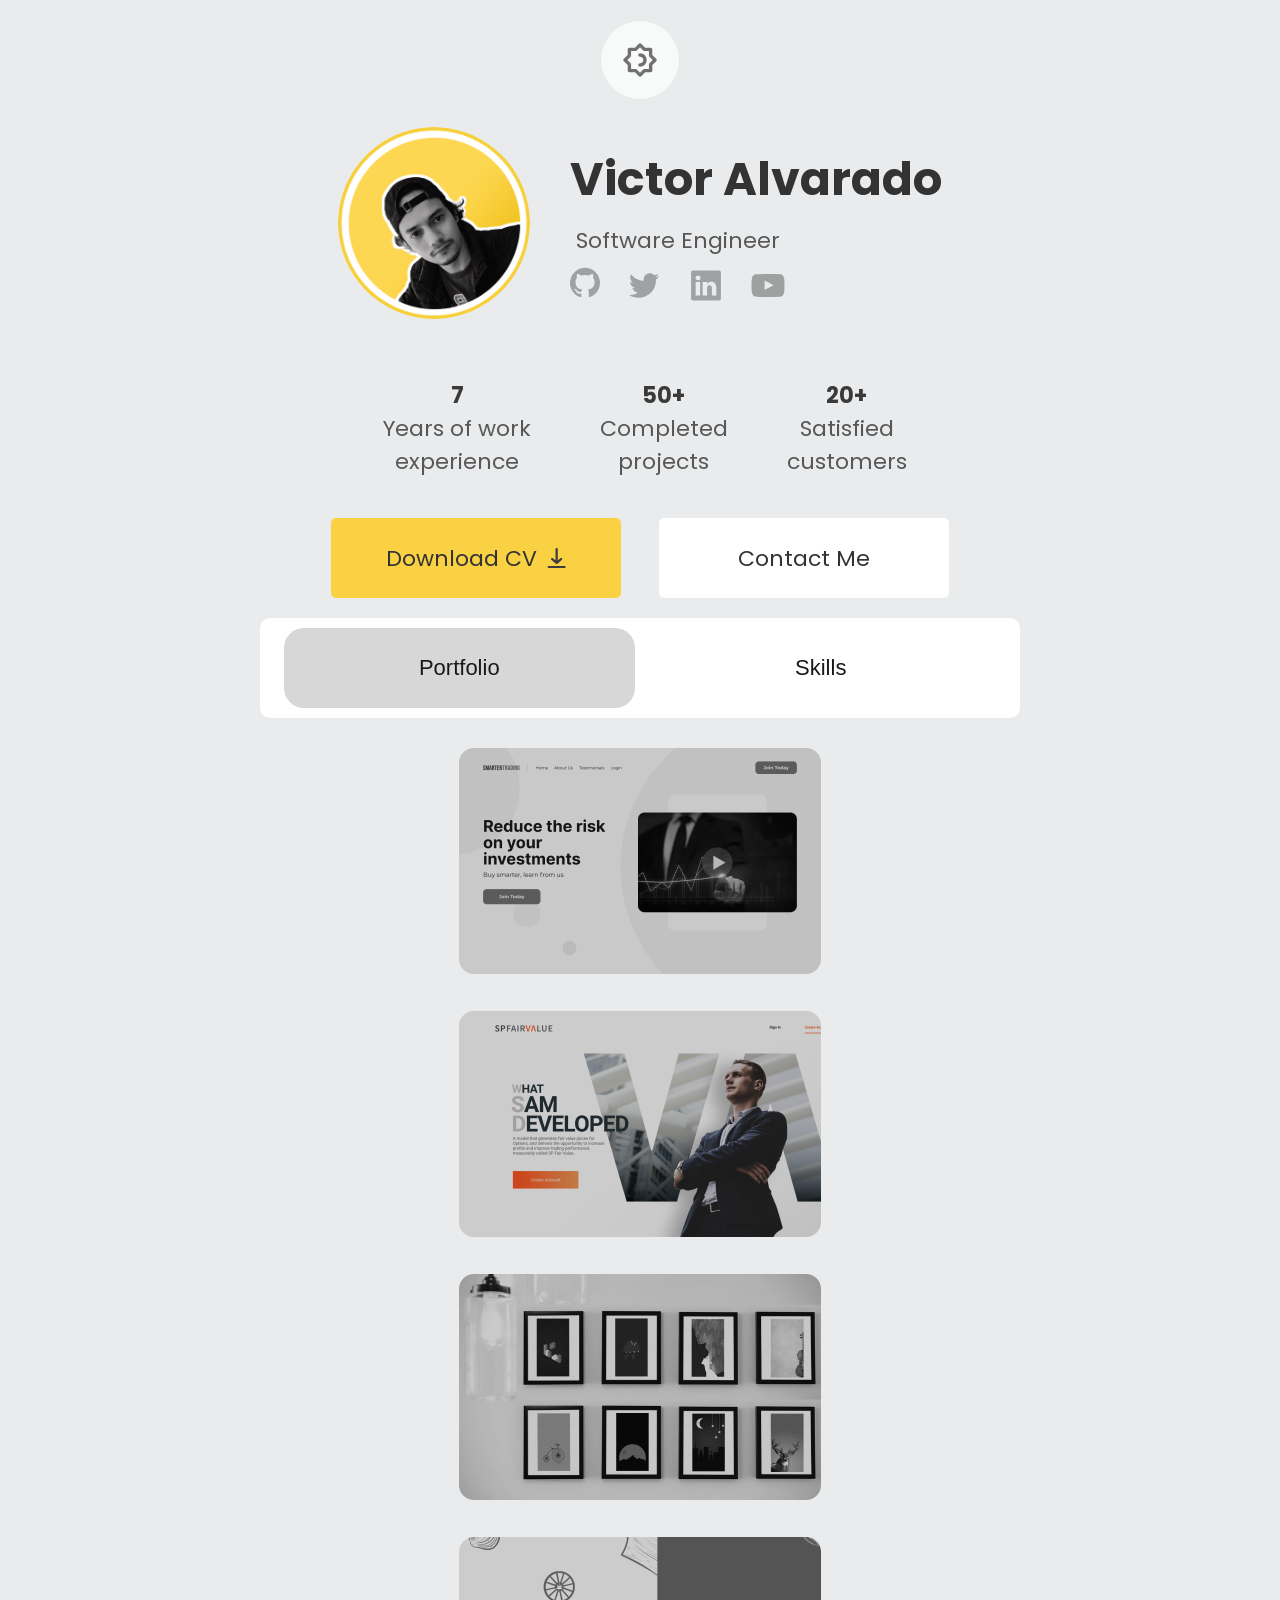
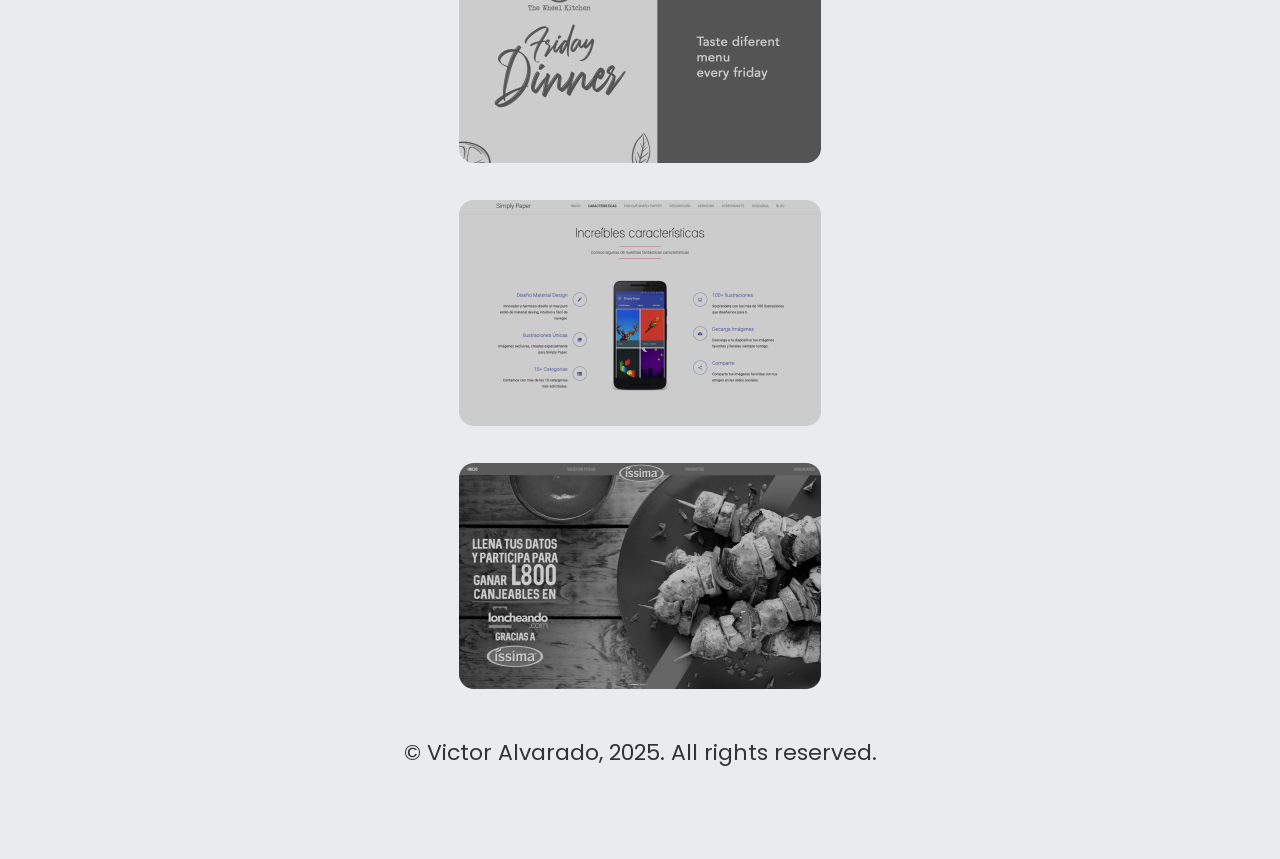
<file: index.html>
<!doctype html>
<html lang="en">
  <head>
    <meta charset="UTF-8" />
    <meta name="viewport" content="width=device-width, initial-scale=1.0" />
    <title>Portfolio Page</title>
    <link rel="preconnect" href="https://fonts.googleapis.com" />
    <link rel="preconnect" href="https://fonts.gstatic.com" crossorigin />
    <link
      href="https://fonts.googleapis.com/css2?family=Poppins:wght@500&display=swap"
      rel="stylesheet"
    />
    <link rel="stylesheet" id="bright-mode" href="./styles/style.css" />
    <link rel="stylesheet" href="./styles/mobile.css" />
  </head>

  <body>
    <header class="header">
      <div class="header__toggle-button-div">
        <svg
          id="header__toggle-button-bright"
          class="header__toggle-button"
          width="80"
          height="80"
          viewBox="0 0 80 80"
          fill="none"
          xmlns="http://www.w3.org/2000/svg"
        >
          <path
            class="header__toggle-button-path"
            d="M79.5 40C79.5 61.8153 61.8153 79.5 40 79.5C18.1848 79.5 0.5 61.8153 0.5 40C0.5 18.1848 18.1848 0.5 40 0.5C61.8153 0.5 79.5 18.1848 79.5 40Z"
            fill="white"
            stroke="#E7E7E7"
          />
          <path
            d="M40 33.3333C39.558 33.3333 39.1341 33.5089 38.8215 33.8215C38.5089 34.134 38.3333 34.558 38.3333 35C38.3333 35.442 38.5089 35.8659 38.8215 36.1785C39.1341 36.4911 39.558 36.6667 40 36.6667C40.8841 36.6667 41.7319 37.0179 42.357 37.643C42.9821 38.2681 43.3333 39.1159 43.3333 40C43.3333 40.8841 42.9821 41.7319 42.357 42.357C41.7319 42.9821 40.8841 43.3333 40 43.3333C39.558 43.3333 39.1341 43.5089 38.8215 43.8215C38.5089 44.134 38.3333 44.558 38.3333 45C38.3333 45.442 38.5089 45.8659 38.8215 46.1785C39.1341 46.4911 39.558 46.6667 40 46.6667C41.7681 46.6667 43.4638 45.9643 44.714 44.714C45.9643 43.4638 46.6667 41.7681 46.6667 40C46.6667 38.2319 45.9643 36.5362 44.714 35.286C43.4638 34.0357 41.7681 33.3333 40 33.3333ZM56.1833 38.8167L52.2667 35V29.4C52.2667 28.958 52.0911 28.534 51.7785 28.2215C51.466 27.9089 51.042 27.7333 50.6 27.7333H45.0833L41.1833 23.8167C41.0284 23.6605 40.8441 23.5365 40.641 23.4518C40.4379 23.3672 40.22 23.3237 40 23.3237C39.78 23.3237 39.5621 23.3672 39.359 23.4518C39.1559 23.5365 38.9716 23.6605 38.8167 23.8167L35 27.7333H29.4C28.958 27.7333 28.534 27.9089 28.2215 28.2215C27.9089 28.534 27.7333 28.958 27.7333 29.4V35L23.8167 38.8167C23.6605 38.9716 23.5365 39.1559 23.4518 39.359C23.3672 39.5621 23.3237 39.78 23.3237 40C23.3237 40.22 23.3672 40.4379 23.4518 40.641C23.5365 40.8441 23.6605 41.0284 23.8167 41.1833L27.7333 45.0833V50.6C27.7333 51.042 27.9089 51.4659 28.2215 51.7785C28.534 52.0911 28.958 52.2667 29.4 52.2667H35L38.9 56.1833C39.0549 56.3395 39.2393 56.4635 39.4424 56.5481C39.6455 56.6328 39.8633 56.6763 40.0833 56.6763C40.3034 56.6763 40.5212 56.6328 40.7243 56.5481C40.9274 56.4635 41.1117 56.3395 41.2667 56.1833L45.1667 52.2667H50.6833C51.1254 52.2667 51.5493 52.0911 51.8618 51.7785C52.1744 51.4659 52.35 51.042 52.35 50.6V45.0833L56.2667 41.1833C56.4176 41.023 56.5352 40.8343 56.6127 40.6282C56.6902 40.4221 56.7262 40.2027 56.7184 39.9826C56.7107 39.7626 56.6594 39.5462 56.5676 39.3461C56.4757 39.146 56.3451 38.966 56.1833 38.8167ZM49.4333 43.2167C49.2759 43.371 49.1506 43.5551 49.0647 43.7582C48.9789 43.9613 48.9343 44.1795 48.9333 44.4V48.9333H44.4C44.1795 48.9342 43.9613 48.9789 43.7582 49.0647C43.5551 49.1506 43.371 49.2759 43.2167 49.4333L40 52.65L36.7833 49.4333C36.629 49.2759 36.4449 49.1506 36.2418 49.0647C36.0387 48.9789 35.8205 48.9342 35.6 48.9333H31.0667V44.4C31.0658 44.1795 31.0211 43.9613 30.9353 43.7582C30.8494 43.5551 30.7241 43.371 30.5667 43.2167L27.35 40L30.5667 36.7833C30.7241 36.629 30.8494 36.4449 30.9353 36.2418C31.0211 36.0386 31.0658 35.8205 31.0667 35.6V31.0667H35.6C35.8205 31.0658 36.0387 31.0211 36.2418 30.9353C36.4449 30.8494 36.629 30.7241 36.7833 30.5667L40 27.35L43.2167 30.5667C43.371 30.7241 43.5551 30.8494 43.7582 30.9353C43.9613 31.0211 44.1795 31.0658 44.4 31.0667H48.9333V35.6C48.9343 35.8205 48.9789 36.0386 49.0647 36.2418C49.1506 36.4449 49.2759 36.629 49.4333 36.7833L52.65 40L49.4333 43.2167Z"
            fill="#3D3D3D"
          />
        </svg>
      </div>
      <div id="profile" class="profile">
        <img
          src="./assets/images/victor-photo.png"
          class="profile__picture"
          alt="Profile Picture"
        />
        <div class="profile__info">
          <h1 class="profile__info-title">Victor Alvarado</h1>
          <p class="profile__job-title">Software Engineer</p>
          <nav class="social-icons">
            <a href="https://github.com/vito8916" target="_blank">
              <svg
                width="30"
                height="31"
                viewBox="0 0 30 31"
                fill="none"
                xmlns="http://www.w3.org/2000/svg"
              >
                <path
                  class="social-icons__svg-path"
                  d="M15 0.870049C11.4382 0.870196 7.9927 2.13772 5.27995 4.44582C2.5672 6.75392 0.764254 9.95198 0.193703 13.4678C-0.376849 16.9836 0.322229 20.5877 2.16585 23.6352C4.00947 26.6827 6.87733 28.9748 10.2563 30.1013C11.0063 30.2326 11.2875 29.7826 11.2875 29.3888C11.2875 29.0325 11.2688 27.8513 11.2688 26.595C7.5 27.2888 6.525 25.6763 6.225 24.8326C5.89212 24.012 5.36442 23.2848 4.6875 22.7138C4.1625 22.4325 3.4125 21.7388 4.66874 21.7201C5.14842 21.7721 5.60848 21.939 6.00995 22.2067C6.41142 22.4743 6.74245 22.8348 6.975 23.2575C7.18016 23.6261 7.45602 23.9505 7.78679 24.2123C8.11755 24.474 8.49672 24.6679 8.90255 24.7829C9.30839 24.8979 9.73292 24.9316 10.1518 24.8822C10.5707 24.8328 10.9758 24.7012 11.3437 24.495C11.4087 23.7325 11.7485 23.0195 12.3 22.4888C8.9625 22.1138 5.475 20.82 5.475 15.0826C5.45392 13.5918 6.00403 12.1495 7.0125 11.0513C6.55393 9.75567 6.60758 8.33377 7.1625 7.07634C7.1625 7.07634 8.41871 6.68258 11.2875 8.61384C13.7419 7.9388 16.3331 7.9388 18.7875 8.61384C21.6562 6.66384 22.9125 7.07634 22.9125 7.07634C23.4675 8.33375 23.5212 9.75568 23.0625 11.0513C24.074 12.1476 24.6246 13.5912 24.6 15.0826C24.6 20.8388 21.0937 22.1138 17.7563 22.4888C18.1142 22.8517 18.3899 23.2873 18.5646 23.7661C18.7393 24.2449 18.809 24.7557 18.7688 25.2638C18.7688 27.2701 18.75 28.8826 18.75 29.3888C18.75 29.7826 19.0312 30.2513 19.7812 30.1013C23.1542 28.9656 26.0139 26.6682 27.8496 23.6191C29.6854 20.57 30.3778 16.9678 29.8033 13.4554C29.2288 9.94302 27.4248 6.74911 24.7132 4.44381C22.0016 2.13852 18.5591 0.871901 15 0.870049Z"
                  fill="#575757"
                />
              </svg>
            </a>
            <a href="https://x.com/Ar7ois" target="_blank">
              <svg
                width="36"
                height="37"
                viewBox="0 0 36 37"
                fill="none"
                xmlns="http://www.w3.org/2000/svg"
              >
                <path
                  class="social-icons__svg-path"
                  d="M33 9.2C31.8725 9.68914 30.6801 10.0125 29.46 10.16C30.7473 9.39098 31.7119 8.18118 32.175 6.755C30.9653 7.4751 29.6411 7.98245 28.26 8.255C27.3368 7.25386 26.1075 6.58745 24.7647 6.36028C23.422 6.13311 22.0418 6.35804 20.8407 6.99979C19.6396 7.64153 18.6854 8.6638 18.1279 9.90626C17.5703 11.1487 17.4409 12.5411 17.76 13.865C15.3141 13.7413 12.9217 13.1044 10.738 11.9958C8.5543 10.8872 6.62827 9.33154 5.085 7.43C4.54371 8.37525 4.25928 9.44574 4.26 10.535C4.25808 11.5466 4.50633 12.5429 4.98263 13.4353C5.45894 14.3278 6.14853 15.0886 6.99 15.65C6.01197 15.6234 5.05483 15.3609 4.2 14.885V14.96C4.20733 16.3773 4.70399 17.7486 5.60597 18.8419C6.50795 19.9353 7.75988 20.6835 9.15 20.96C8.61488 21.1229 8.05931 21.2087 7.5 21.215C7.11284 21.2105 6.72663 21.1754 6.345 21.11C6.74086 22.3292 7.50693 23.3947 8.53661 24.1582C9.56629 24.9218 10.8084 25.3453 12.09 25.37C9.9258 27.0729 7.25383 28.0023 4.5 28.01C3.9986 28.0116 3.4976 27.9816 3 27.92C5.81164 29.7354 9.08822 30.6991 12.435 30.695C14.7445 30.719 17.0357 30.2825 19.1747 29.4111C21.3136 28.5397 23.2575 27.2508 24.8928 25.6197C26.5281 23.9887 27.8219 22.0481 28.6988 19.9114C29.5757 17.7746 30.0181 15.4846 30 13.175C30 12.92 30 12.65 30 12.38C31.177 11.5022 32.1922 10.4261 33 9.2Z"
                  fill="#575757"
                />
              </svg>
            </a>
            <a href="https://www.linkedin.com/in/victorokada/" target="_blank">
              <svg
                width="36"
                height="37"
                viewBox="0 0 36 37"
                fill="none"
                xmlns="http://www.w3.org/2000/svg"
              >
                <path
                  class="social-icons__svg-path"
                  d="M30.705 3.5H5.295C5.00937 3.49603 4.72575 3.54837 4.46035 3.65402C4.19495 3.75968 3.95295 3.91658 3.7482 4.11576C3.54344 4.31495 3.37992 4.55252 3.26699 4.81491C3.15405 5.0773 3.09391 5.35936 3.09 5.645V31.355C3.09391 31.6406 3.15405 31.9227 3.26699 32.1851C3.37992 32.4475 3.54344 32.685 3.7482 32.8842C3.95295 33.0834 4.19495 33.2403 4.46035 33.346C4.72575 33.4516 5.00937 33.504 5.295 33.5H30.705C30.9906 33.504 31.2742 33.4516 31.5396 33.346C31.8051 33.2403 32.047 33.0834 32.2518 32.8842C32.4566 32.685 32.6201 32.4475 32.733 32.1851C32.8459 31.9227 32.9061 31.6406 32.91 31.355V5.645C32.9061 5.35936 32.8459 5.0773 32.733 4.81491C32.6201 4.55252 32.4566 4.31495 32.2518 4.11576C32.047 3.91658 31.8051 3.75968 31.5396 3.65402C31.2742 3.54837 30.9906 3.49603 30.705 3.5ZM12.135 28.61H7.635V15.11H12.135V28.61ZM9.885 13.22C9.26439 13.22 8.6692 12.9735 8.23037 12.5346C7.79153 12.0958 7.545 11.5006 7.545 10.88C7.545 10.2594 7.79153 9.6642 8.23037 9.22537C8.6692 8.78653 9.26439 8.54 9.885 8.54C10.2145 8.50262 10.5483 8.53528 10.8643 8.63582C11.1804 8.73636 11.4716 8.90253 11.719 9.12344C11.9664 9.34435 12.1643 9.61501 12.2998 9.91772C12.4353 10.2204 12.5054 10.5483 12.5054 10.88C12.5054 11.2117 12.4353 11.5396 12.2998 11.8423C12.1643 12.145 11.9664 12.4156 11.719 12.6366C11.4716 12.8575 11.1804 13.0236 10.8643 13.1242C10.5483 13.2247 10.2145 13.2574 9.885 13.22ZM28.365 28.61H23.865V21.365C23.865 19.55 23.22 18.365 21.585 18.365C21.079 18.3687 20.5863 18.5274 20.1733 18.8198C19.7602 19.1121 19.4467 19.524 19.275 20C19.1576 20.3526 19.1068 20.7239 19.125 21.095V28.595H14.625C14.625 28.595 14.625 16.325 14.625 15.095H19.125V17C19.5338 16.2907 20.1284 15.7063 20.8447 15.3098C21.561 14.9133 22.3719 14.7198 23.19 14.75C26.19 14.75 28.365 16.685 28.365 20.84V28.61Z"
                  fill="#575757"
                />
              </svg>
            </a>
            <a
              href="https://www.youtube.com/watch?v=sI7pwwUbyAw"
              target="_blank"
            >
              <svg
                width="36"
                height="37"
                viewBox="0 0 36 37"
                fill="none"
                xmlns="http://www.w3.org/2000/svg"
              >
                <path
                  class="social-icons__svg-path"
                  d="M34.5 15.065C34.5742 12.918 34.1046 10.787 33.135 8.87C32.4771 8.0834 31.5641 7.55256 30.555 7.37C26.3813 6.99129 22.1903 6.83607 18 6.905C13.825 6.83294 9.64907 6.98315 5.49 7.355C4.66773 7.50457 3.90678 7.89026 3.3 8.465C1.95 9.71 1.8 11.84 1.65 13.64C1.43237 16.8763 1.43237 20.1237 1.65 23.36C1.6934 24.3731 1.84424 25.3787 2.1 26.36C2.28086 27.1176 2.64679 27.8185 3.165 28.4C3.7759 29.0052 4.55458 29.4128 5.4 29.57C8.63388 29.9692 11.8923 30.1346 15.15 30.065C20.4 30.14 25.005 30.065 30.45 29.645C31.3162 29.4975 32.1168 29.0893 32.745 28.475C33.1649 28.0549 33.4786 27.5406 33.66 26.975C34.1964 25.3289 34.4599 23.6062 34.44 21.875C34.5 21.035 34.5 15.965 34.5 15.065ZM14.61 22.775V13.49L23.49 18.155C21 19.535 17.715 21.095 14.61 22.775Z"
                  fill="#575757"
                />
              </svg>
            </a>
          </nav>
        </div>
      </div>
    </header>

    <main class="achievements">
      <div class="achievement">
        <h2 class="achievement__title">7</h2>
        <p class="achievement__description">Years of work experience</p>
      </div>
      <div class="achievement">
        <h2 class="achievement__title">50+</h2>
        <p class="achievement__description">Completed projects</p>
      </div>
      <div class="achievement">
        <h2 class="achievement__title">20+</h2>
        <p class="achievement__description">Satisfied customers</p>
      </div>
    </main>

    <div class="actions">
      <a
        class="actions__link actions__link-download"
        href="./assets/docs/cv-victor-alvarado.pdf"
        download
        >Download CV
        <svg
          class="actions__link-download-icon"
          width="19"
          height="20"
          viewBox="0 0 19 20"
          fill="none"
          xmlns="http://www.w3.org/2000/svg"
        >
          <path
            d="M17.5189 18H1.78098C1.48284 18 1.19691 18.1054 0.986098 18.2929C0.775281 18.4804 0.656845 18.7348 0.656845 19C0.656845 19.2652 0.775281 19.5196 0.986098 19.7071C1.19691 19.8946 1.48284 20 1.78098 20H17.5189C17.8171 20 18.103 19.8946 18.3138 19.7071C18.5246 19.5196 18.6431 19.2652 18.6431 19C18.6431 18.7348 18.5246 18.4804 18.3138 18.2929C18.103 18.1054 17.8171 18 17.5189 18ZM8.85181 15.71C8.95872 15.801 9.08479 15.8724 9.22278 15.92C9.35734 15.9729 9.50283 16.0002 9.64995 16.0002C9.79706 16.0002 9.94256 15.9729 10.0771 15.92C10.2151 15.8724 10.3412 15.801 10.4481 15.71L14.9446 11.71C15.1563 11.5217 15.2752 11.2663 15.2752 11C15.2752 10.7337 15.1563 10.4783 14.9446 10.29C14.733 10.1017 14.4459 9.99591 14.1465 9.99591C13.8471 9.99591 13.56 10.1017 13.3484 10.29L10.7741 12.59V1C10.7741 0.734784 10.6557 0.48043 10.4448 0.292893C10.234 0.105357 9.94809 0 9.64995 0C9.35181 0 9.06588 0.105357 8.85506 0.292893C8.64425 0.48043 8.52581 0.734784 8.52581 1V12.59L5.95153 10.29C5.84672 10.1968 5.72229 10.1228 5.58535 10.0723C5.4484 10.0219 5.30162 9.99591 5.1534 9.99591C5.00517 9.99591 4.85839 10.0219 4.72145 10.0723C4.5845 10.1228 4.46007 10.1968 4.35526 10.29C4.25045 10.3832 4.1673 10.4939 4.11058 10.6158C4.05385 10.7376 4.02466 10.8681 4.02466 11C4.02466 11.1319 4.05385 11.2624 4.11058 11.3842C4.1673 11.5061 4.25045 11.6168 4.35526 11.71L8.85181 15.71Z"
            fill="#3D3D3D"
          />
        </svg>
      </a>
      <a
        class="actions__link actions__link-contact"
        href="https://wa.me/5579996444681?text=Hi,Victor!"
        target="_blank"
        >Contact Me
      </a>
    </div>

    <div class="tabs">
      <button id="portfolio__button" class="tab tab--active">Portfolio</button>
      <button id="skills__button" class="tab">Skills</button>
    </div>

    <div class="portfolio">
      <div class="portfolio__project">
        <img
          class="portfolio__project-img"
          src="./assets/images/01-investments.png"
          alt="Investments-Project"
        />
      </div>
      <div class="portfolio__project">
        <img
          class="portfolio__project-img"
          src="./assets/images/02-sam.png"
          alt="Sam's-Project"
        />
      </div>
      <div class="portfolio__project">
        <img
          class="portfolio__project-img"
          src="./assets/images/03-frames.png"
          alt="Arts-Project"
        />
      </div>
      <div class="portfolio__project">
        <img
          class="portfolio__project-img"
          src="./assets/images/04-friday-dinner.png"
          alt="Dinner-Project"
        />
      </div>
      <div class="portfolio__project">
        <img
          class="portfolio__project-img"
          src="./assets/images/05-phone.png"
          alt="Phone-Project"
        />
      </div>
      <div class="portfolio__project">
        <img
          class="portfolio__project-img"
          src="./assets/images/06-food.png"
          alt="Food-Project"
        />
      </div>
      <div class="portfolio__button-container">
        <a class="portfolio__scroll-button" href="#profile">Scroll to Top</a>
      </div>
    </div>
    <footer class="footer">
      <p>&copy; Victor Alvarado, 2025. All rights reserved.</p>
    </footer>

    <script defer src="./scripts/toggleTheme.js"></script>
    <script defer src="./scripts/toggleActiveBtn.js"></script>
    <script defer src="./scripts/smoothScroll.js"></script>
  </body>
</html>
</file>
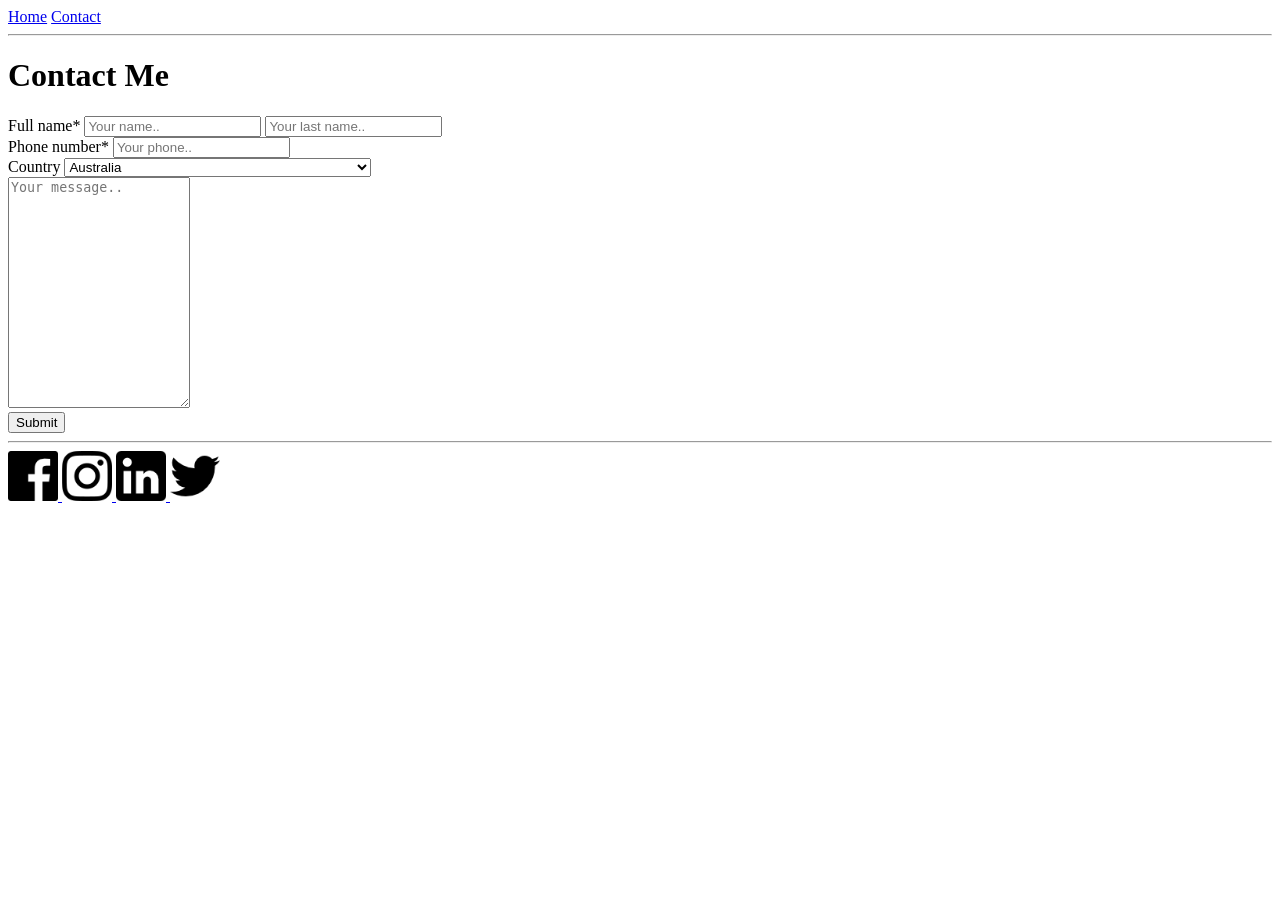
<file: html/contact.html>
<!DOCTYPE html>
<html lang="en">

<head>
  <meta charset="UTF-8">
  <meta name="viewport" content="width=device-width, initial-scale=1.0">
  <title>Frontend Developer - Felipe Tiburcio</title>
</head>

<body>
  <header>
    <nav>
      <a href="./home.html">Home</a>
      <a href="./contact.html">Contact</a>
      <hr>
    </nav>
  </header>
  <main>
    <form action="/" method="get">
      <h1>Contact Me</h1>
      <label for="first-name"> Full name* </label>
      <input id="first-name" name="first-name" placeholder="Your name.." required>
      <input id="last-name" name="last-name" placeholder="Your last name.." required>
      <br>
      <label for="phone">Phone number*</label>
      <input id="phone" name="phone" type="tel" placeholder="Your phone.." required>
      <br>
      <label for="country">Country</label>

      <select id="country" name="country" class="form-control">
        <option value="Afghanistan">Afghanistan</option>
        <option value="Åland Islands">Åland Islands</option>
        <option value="Albania">Albania</option>
        <option value="Algeria">Algeria</option>
        <option value="American Samoa">American Samoa</option>
        <option value="Andorra">Andorra</option>
        <option value="Angola">Angola</option>
        <option value="Anguilla">Anguilla</option>
        <option value="Antarctica">Antarctica</option>
        <option value="Antigua and Barbuda">Antigua and Barbuda</option>
        <option value="Argentina">Argentina</option>
        <option value="Armenia">Armenia</option>
        <option value="Aruba">Aruba</option>
        <option value="Australia" selected>Australia</option>
        <option value="Austria">Austria</option>
        <option value="Azerbaijan">Azerbaijan</option>
        <option value="Bahamas">Bahamas</option>
        <option value="Bahrain">Bahrain</option>
        <option value="Bangladesh">Bangladesh</option>
        <option value="Barbados">Barbados</option>
        <option value="Belarus">Belarus</option>
        <option value="Belgium">Belgium</option>
        <option value="Belize">Belize</option>
        <option value="Benin">Benin</option>
        <option value="Bermuda">Bermuda</option>
        <option value="Bhutan">Bhutan</option>
        <option value="Bolivia">Bolivia</option>
        <option value="Bosnia and Herzegovina">Bosnia and Herzegovina</option>
        <option value="Botswana">Botswana</option>
        <option value="Bouvet Island">Bouvet Island</option>
        <option value="Brazil">Brazil</option>
        <option value="British Indian Ocean Territory">
          British Indian Ocean Territory
        </option>
        <option value="Brunei Darussalam">Brunei Darussalam</option>
        <option value="Bulgaria">Bulgaria</option>
        <option value="Burkina Faso">Burkina Faso</option>
        <option value="Burundi">Burundi</option>
        <option value="Cambodia">Cambodia</option>
        <option value="Cameroon">Cameroon</option>
        <option value="Canada">Canada</option>
        <option value="Cape Verde">Cape Verde</option>
        <option value="Cayman Islands">Cayman Islands</option>
        <option value="Central African Republic">
          Central African Republic
        </option>
        <option value="Chad">Chad</option>
        <option value="Chile">Chile</option>
        <option value="China">China</option>
        <option value="Christmas Island">Christmas Island</option>
        <option value="Cocos (Keeling) Islands">
          Cocos (Keeling) Islands
        </option>
        <option value="Colombia">Colombia</option>
        <option value="Comoros">Comoros</option>
        <option value="Congo">Congo</option>
        <option value="Congo, The Democratic Republic of The">
          Congo, The Democratic Republic of The
        </option>
        <option value="Cook Islands">Cook Islands</option>
        <option value="Costa Rica">Costa Rica</option>
        <option value="Cote D'ivoire">Cote D'ivoire</option>
        <option value="Croatia">Croatia</option>
        <option value="Cuba">Cuba</option>
        <option value="Cyprus">Cyprus</option>
        <option value="Czech Republic">Czech Republic</option>
        <option value="Denmark">Denmark</option>
        <option value="Djibouti">Djibouti</option>
        <option value="Dominica">Dominica</option>
        <option value="Dominican Republic">Dominican Republic</option>
        <option value="Ecuador">Ecuador</option>
        <option value="Egypt">Egypt</option>
        <option value="El Salvador">El Salvador</option>
        <option value="Equatorial Guinea">Equatorial Guinea</option>
        <option value="Eritrea">Eritrea</option>
        <option value="Estonia">Estonia</option>
        <option value="Ethiopia">Ethiopia</option>
        <option value="Falkland Islands (Malvinas)">
          Falkland Islands (Malvinas)
        </option>
        <option value="Faroe Islands">Faroe Islands</option>
        <option value="Fiji">Fiji</option>
        <option value="Finland">Finland</option>
        <option value="France">France</option>
        <option value="French Guiana">French Guiana</option>
        <option value="French Polynesia">French Polynesia</option>
        <option value="French Southern Territories">
          French Southern Territories
        </option>
        <option value="Gabon">Gabon</option>
        <option value="Gambia">Gambia</option>
        <option value="Georgia">Georgia</option>
        <option value="Germany">Germany</option>
        <option value="Ghana">Ghana</option>
        <option value="Gibraltar">Gibraltar</option>
        <option value="Greece">Greece</option>
        <option value="Greenland">Greenland</option>
        <option value="Grenada">Grenada</option>
        <option value="Guadeloupe">Guadeloupe</option>
        <option value="Guam">Guam</option>
        <option value="Guatemala">Guatemala</option>
        <option value="Guernsey">Guernsey</option>
        <option value="Guinea">Guinea</option>
        <option value="Guinea-bissau">Guinea-bissau</option>
        <option value="Guyana">Guyana</option>
        <option value="Haiti">Haiti</option>
        <option value="Heard Island and Mcdonald Islands">
          Heard Island and Mcdonald Islands
        </option>
        <option value="Holy See (Vatican City State)">
          Holy See (Vatican City State)
        </option>
        <option value="Honduras">Honduras</option>
        <option value="Hong Kong">Hong Kong</option>
        <option value="Hungary">Hungary</option>
        <option value="Iceland">Iceland</option>
        <option value="India">India</option>
        <option value="Indonesia">Indonesia</option>
        <option value="Iran, Islamic Republic of">
          Iran, Islamic Republic of
        </option>
        <option value="Iraq">Iraq</option>
        <option value="Ireland">Ireland</option>
        <option value="Isle of Man">Isle of Man</option>
        <option value="Israel">Israel</option>
        <option value="Italy">Italy</option>
        <option value="Jamaica">Jamaica</option>
        <option value="Japan">Japan</option>
        <option value="Jersey">Jersey</option>
        <option value="Jordan">Jordan</option>
        <option value="Kazakhstan">Kazakhstan</option>
        <option value="Kenya">Kenya</option>
        <option value="Kiribati">Kiribati</option>
        <option value="Korea, Democratic People's Republic of">
          Korea, Democratic People's Republic of
        </option>
        <option value="Korea, Republic of">Korea, Republic of</option>
        <option value="Kuwait">Kuwait</option>
        <option value="Kyrgyzstan">Kyrgyzstan</option>
        <option value="Lao People's Democratic Republic">
          Lao People's Democratic Republic
        </option>
        <option value="Latvia">Latvia</option>
        <option value="Lebanon">Lebanon</option>
        <option value="Lesotho">Lesotho</option>
        <option value="Liberia">Liberia</option>
        <option value="Libyan Arab Jamahiriya">Libyan Arab Jamahiriya</option>
        <option value="Liechtenstein">Liechtenstein</option>
        <option value="Lithuania">Lithuania</option>
        <option value="Luxembourg">Luxembourg</option>
        <option value="Macao">Macao</option>
        <option value="Macedonia, The Former Yugoslav Republic of">
          Macedonia, The Former Yugoslav Republic of
        </option>
        <option value="Madagascar">Madagascar</option>
        <option value="Malawi">Malawi</option>
        <option value="Malaysia">Malaysia</option>
        <option value="Maldives">Maldives</option>
        <option value="Mali">Mali</option>
        <option value="Malta">Malta</option>
        <option value="Marshall Islands">Marshall Islands</option>
        <option value="Martinique">Martinique</option>
        <option value="Mauritania">Mauritania</option>
        <option value="Mauritius">Mauritius</option>
        <option value="Mayotte">Mayotte</option>
        <option value="Mexico">Mexico</option>
        <option value="Micronesia, Federated States of">
          Micronesia, Federated States of
        </option>
        <option value="Moldova, Republic of">Moldova, Republic of</option>
        <option value="Monaco">Monaco</option>
        <option value="Mongolia">Mongolia</option>
        <option value="Montenegro">Montenegro</option>
        <option value="Montserrat">Montserrat</option>
        <option value="Morocco">Morocco</option>
        <option value="Mozambique">Mozambique</option>
        <option value="Myanmar">Myanmar</option>
        <option value="Namibia">Namibia</option>
        <option value="Nauru">Nauru</option>
        <option value="Nepal">Nepal</option>
        <option value="Netherlands">Netherlands</option>
        <option value="Netherlands Antilles">Netherlands Antilles</option>
        <option value="New Caledonia">New Caledonia</option>
        <option value="New Zealand">New Zealand</option>
        <option value="Nicaragua">Nicaragua</option>
        <option value="Niger">Niger</option>
        <option value="Nigeria">Nigeria</option>
        <option value="Niue">Niue</option>
        <option value="Norfolk Island">Norfolk Island</option>
        <option value="Northern Mariana Islands">
          Northern Mariana Islands
        </option>
        <option value="Norway">Norway</option>
        <option value="Oman">Oman</option>
        <option value="Pakistan">Pakistan</option>
        <option value="Palau">Palau</option>
        <option value="Palestinian Territory, Occupied">
          Palestinian Territory, Occupied
        </option>
        <option value="Panama">Panama</option>
        <option value="Papua New Guinea">Papua New Guinea</option>
        <option value="Paraguay">Paraguay</option>
        <option value="Peru">Peru</option>
        <option value="Philippines">Philippines</option>
        <option value="Pitcairn">Pitcairn</option>
        <option value="Poland">Poland</option>
        <option value="Portugal">Portugal</option>
        <option value="Puerto Rico">Puerto Rico</option>
        <option value="Qatar">Qatar</option>
        <option value="Reunion">Reunion</option>
        <option value="Romania">Romania</option>
        <option value="Russian Federation">Russian Federation</option>
        <option value="Rwanda">Rwanda</option>
        <option value="Saint Helena">Saint Helena</option>
        <option value="Saint Kitts and Nevis">Saint Kitts and Nevis</option>
        <option value="Saint Lucia">Saint Lucia</option>
        <option value="Saint Pierre and Miquelon">
          Saint Pierre and Miquelon
        </option>
        <option value="Saint Vincent and The Grenadines">
          Saint Vincent and The Grenadines
        </option>
        <option value="Samoa">Samoa</option>
        <option value="San Marino">San Marino</option>
        <option value="Sao Tome and Principe">Sao Tome and Principe</option>
        <option value="Saudi Arabia">Saudi Arabia</option>
        <option value="Senegal">Senegal</option>
        <option value="Serbia">Serbia</option>
        <option value="Seychelles">Seychelles</option>
        <option value="Sierra Leone">Sierra Leone</option>
        <option value="Singapore">Singapore</option>
        <option value="Slovakia">Slovakia</option>
        <option value="Slovenia">Slovenia</option>
        <option value="Solomon Islands">Solomon Islands</option>
        <option value="Somalia">Somalia</option>
        <option value="South Africa">South Africa</option>
        <option value="South Georgia and The South Sandwich Islands">
          South Georgia and The South Sandwich Islands
        </option>
        <option value="Spain">Spain</option>
        <option value="Sri Lanka">Sri Lanka</option>
        <option value="Sudan">Sudan</option>
        <option value="Suriname">Suriname</option>
        <option value="Svalbard and Jan Mayen">Svalbard and Jan Mayen</option>
        <option value="Swaziland">Swaziland</option>
        <option value="Sweden">Sweden</option>
        <option value="Switzerland">Switzerland</option>
        <option value="Syrian Arab Republic">Syrian Arab Republic</option>
        <option value="Taiwan">Taiwan</option>
        <option value="Tajikistan">Tajikistan</option>
        <option value="Tanzania, United Republic of">
          Tanzania, United Republic of
        </option>
        <option value="Thailand">Thailand</option>
        <option value="Timor-leste">Timor-leste</option>
        <option value="Togo">Togo</option>
        <option value="Tokelau">Tokelau</option>
        <option value="Tonga">Tonga</option>
        <option value="Trinidad and Tobago">Trinidad and Tobago</option>
        <option value="Tunisia">Tunisia</option>
        <option value="Turkey">Turkey</option>
        <option value="Turkmenistan">Turkmenistan</option>
        <option value="Turks and Caicos Islands">
          Turks and Caicos Islands
        </option>
        <option value="Tuvalu">Tuvalu</option>
        <option value="Uganda">Uganda</option>
        <option value="Ukraine">Ukraine</option>
        <option value="United Arab Emirates">United Arab Emirates</option>
        <option value="United Kingdom">United Kingdom</option>
        <option value="United States">United States</option>
        <option value="United States Minor Outlying Islands">
          United States Minor Outlying Islands
        </option>
        <option value="Uruguay">Uruguay</option>
        <option value="Uzbekistan">Uzbekistan</option>
        <option value="Vanuatu">Vanuatu</option>
        <option value="Venezuela">Venezuela</option>
        <option value="Viet Nam">Viet Nam</option>
        <option value="Virgin Islands, British">
          Virgin Islands, British
        </option>
        <option value="Virgin Islands, U.S.">Virgin Islands, U.S.</option>
        <option value="Wallis and Futuna">Wallis and Futuna</option>
        <option value="Western Sahara">Western Sahara</option>
        <option value="Yemen">Yemen</option>
        <option value="Zambia">Zambia</option>
        <option value="Zimbabwe">Zimbabwe</option>
      </select>
      <br>
      <textarea name="text-message" id="text-message" placeholder="Your message.." rows="15"></textarea>
      <br>
      <input type="submit" value="Submit">
    </form>
  </main>
  <hr>
  <footer>
    <a href="https://www.facebook.com/ofelipetiburcio" target="_blank">
      <img src="../img/logos/facebook-logo.png" alt="facebook-logo" width="50" title="Facebook Profile">
    </a>
    <a href="https://www.instagram.com/felipe_tiburcio/" target="_blank">
      <img src="../img/logos/instagram-logo.png" alt="instagram-logo" width="50" title="Instagram Profile">
    </a>
    <a href="https://www.linkedin.com/in/felipe-tiburcio-dev/" target="_blank">
      <img src="../img/logos/linkedin-logo.png" alt="linkedin-logo" width="50" title="Linkedin Profile">
    </a>
    <a href="https://x.com/IFelipeTiburcio" target="_blank">
      <img src="../img/logos/twitter-logo.png" alt="twitter-logo" width="50" title="Twitter Profile">
    </a>
  </footer>
</body>

</html>
</file>
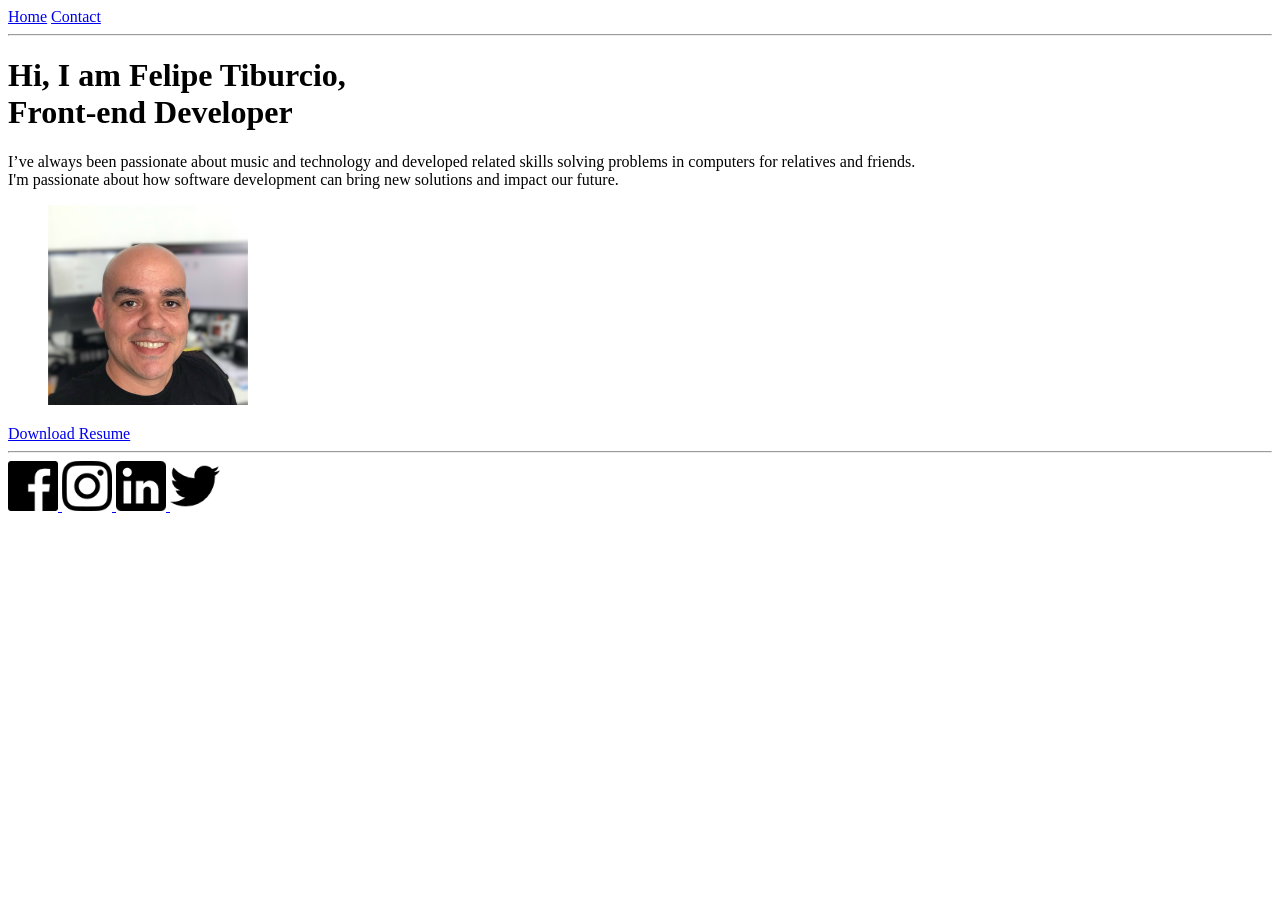
<file: html/home.html>
<!DOCTYPE html>
<html lang="en">

<head>
  <meta charset="UTF-8">
  <meta name="viewport" content="width=device-width, initial-scale=1.0">
  <title>Frontend Developer - Felipe Tiburcio</title>
</head>

<body>
  <header>
    <nav>
      <a href="./home.html">Home</a>
      <a href="./contact.html">Contact</a>
    </nav>
  </header>
  <hr>
  <main>
    <h1>
      Hi, I am Felipe Tiburcio,<br>
      Front-end Developer
    </h1>
    <p>
      I’ve always been passionate about music and technology and developed
      related skills solving problems in computers for relatives and
      friends.<br>
      I'm passionate about how software development can bring new solutions
      and impact our future.
    </p>
    <figure>
      <img src="../img/photo/felipe-tiburcio.jpg" alt="Software Developer seated in front of two computer screens"
        width="200" title="Felipe Tiburcio - Software Developer">
    </figure>
    <a href="../docs/cv-felipe-tiburcio.pdf" download>Download Resume</a>
    <hr>
  </main>
  <footer>
    <a href="https://www.facebook.com/ofelipetiburcio" target="_blank">
      <img src="../img/logos/facebook-logo.png" alt="facebook-logo" width="50" title="Facebook Profile">
    </a>
    <a href="https://www.instagram.com/felipe_tiburcio/" target="_blank">
      <img src="../img/logos/instagram-logo.png" alt="instagram-logo" width="50" title="Instagram Profile">
    </a>
    <a href="https://www.linkedin.com/in/felipe-tiburcio-dev/" target="_blank">
      <img src="../img/logos/linkedin-logo.png" alt="linkedin-logo" width="50" title="Linkedin Profile">
    </a>
    <a href="https://x.com/IFelipeTiburcio" target="_blank">
      <img src="../img/logos/twitter-logo.png" alt="twitter-logo" width="50" title="Twitter Profile">
    </a>
  </footer>
</body>

</html>
</file>
<file: styles/style.css>
* {
  margin: 0;
  padding: 0;
  box-sizing: border-box;
}

body {
  font-family: "Poppins", sans-serif;
  background-color: #e9ebec;
  color: #333;
  text-align: center;
  transition: background-color 0.3s ease;
}

body.dark-mode {
  font-family: "Poppins", sans-serif;
  background-color: #0c151d;
  color: #a3abb2;
  text-align: center;
  transition: background-color 0.5s ease;
}

.header {
  padding: 20px;
}

.header__toggle-button {
  width: 80px;
  cursor: pointer;
  margin-bottom: 20px;
  opacity: 0.7;
  transition: opacity 0.3s ease;
}

.header__toggle-button:hover {
  opacity: 1;
}

.header__toggle-button-path {
  transition: fill 0.5s ease, stroke 0.5s ease;
}

body.dark-mode .header__toggle-button-path {
  fill: #171f26;
  stroke: #a3abb2;
  transition: fill 0.5s ease, stroke 0.5s ease;
}

.profile {
  width: 631px;
  margin: 0 auto;
  display: flex;
  align-items: center;
  justify-content: center;
  gap: 40px;
}

.profile__picture {
  border-radius: 50%;
  width: 192px;
  height: 192px;
}

.profile__info-title {
  margin: 10px 0;
  font-size: 46px;
}

body.dark-mode .profile__info-title {
  margin: 10px 0;
  font-size: 46px;
  color: #f1f2f4;
}

.profile__job-title {
  font-size: 22px;
  color: #575757;
  position: relative;
  left: -78px;
  margin-bottom: 10px;
}

body.dark-mode .profile__job-title {
  font-size: 22px;
  color: #a3abb2;
  position: relative;
  left: -78px;
  margin-bottom: 10px;
}

.social-icons {
  display: flex;
  gap: 26px;
}

.social-icons__svg-path {
  pointer-events: bounding-box;
  width: 36px;
  height: 36px;
  opacity: 0.5;
  transition: all 0.3s ease;
}

body.dark-mode .social-icons__svg-path {
  pointer-events: bounding-box;
  width: 36px;
  height: 36px;
  fill: #a3abb2;
  opacity: 0.8;
  pointer-events: bounding-box;
  transition: all 0.3 ease;
}

.social-icons__svg-path:hover {
  opacity: 1;
  transform: scale(1.05);
}

.achievements {
  width: 634px;
  display: flex;
  justify-content: space-around;
  padding: 20px;
  margin: 20px auto;
  font-size: 24px;
}

.achievement__title {
  font-size: 22px;
  color: #3a3a3a;
}

body.dark-mode .achievement__title {
  font-size: 22px;
  color: #a3abb2;
}

.achievement__description {
  color: #575757;
  font-size: 22px;
}

body.dark-mode .achievement__description {
  font-size: 22px;
  color: #a3abb2;
}

.actions {
  margin: 0 auto;
  width: 618px;
  height: 80px;
  display: flex;
  justify-content: space-around;
  gap: 38px;
}

.actions__link {
  text-decoration: none;
  width: 290px;
  font-size: 22px;
  border-radius: 5px;
  cursor: pointer;
  display: flex;
  justify-content: center;
  align-items: center;
}

.actions__link-download {
  background-color: #fbd144;
  color: #333;
  transition: box-shadow 0.3s ease;
}

body.dark-mode .actions__link-download {
  background-color: #fbd144;
  color: #333;
  transition: opacity 0.3s ease;
  opacity: 0.9;
}

.actions__link-download:hover {
  box-shadow: 2px 2px 5px gray;
}

body.dark-mode .actions__link-download:hover {
  opacity: 1;
}

.actions__link-download-icon {
  margin-left: 10px;
}

body.dark-mode .actions__link-download-icon {
  margin-left: 10px;
  color: #3d3d3d;
}

.actions__link-contact {
  background-color: #ffffff;
  color: #333;
  transition: box-shadow 0.3s ease;
}

body.dark-mode .actions__link-contact {
  background-color: #ffffff;
  opacity: 0.9;
  transition: opacity 0.3s ease;
}

.actions__link-contact:hover {
  box-shadow: 2px 2px 5px gray;
}

body.dark-mode .actions__link-contact:hover {
  opacity: 1;
}

.tabs {
  width: 760px;
  display: flex;
  justify-content: center;
  gap: 10px;
  margin: 20px auto;
  background-color: #fff;
  padding: 10px;
  border-radius: 10px;
}

body.dark-mode .tabs {
  width: 756px;
  display: flex;
  justify-content: center;
  gap: 38px;
  margin: 20px auto;
  background-color: #171f26;
  padding: 10px;
  border-radius: 10px;
}

.tab {
  background-color: #fff;
  width: 351.45px;
  padding: 10px 20px;
  color: #19191b;
  border: none;
  cursor: pointer;
  border-radius: 20px;
  font-size: 22px;
  transition: all 0.3s ease;
}

body.dark-mode .tab {
  width: 351.45px;
  padding: 10px 20px;
  border: none;
  background: #171f26;
  color: #a3abb2;
  cursor: pointer;
  border-radius: 20px;
  font-size: 22px;
  transition: all 0.3s ease;
}

.tab--active {
  width: 351.45px;
  height: 80px;
  background-color: #d7d7d7;
  color: #19191b;
  font-size: 22px;
}

body.dark-mode .tab--active {
  height: 80px;
  background: #0c151d;
  color: #a3abb2;
  font-size: 22px;
}

.portfolio {
  display: flex;
  gap: 10px;
  flex-wrap: wrap;
  width: 60%;
  margin: 20px auto;
}

body.dark-mode .portfolio {
  display: flex;
  flex-wrap: wrap;
  width: 60%;
  margin: 20px auto;
}

.portfolio__project {
  flex-grow: 1;
  flex-shrink: 1;
  flex-basis: calc(50% - 20px);
  border-radius: 10px;
  padding: 10px;
  animation: fadeInScaleUp 1s ease-out;
}

@keyframes fadeInScaleUp {
  0% {
    opacity: 0;
    transform: scale(0.8);
  }
  50% {
    opacity: 0.5;
    transform: scale(1);
  }
  100% {
    opacity: 1;
    transform: scale(1);
  }
}

.portfolio__project-img {
  border-radius: 10px;
  width: 362px;
}

.portfolio__project-img:hover {
  transform: scale(1.05);
  box-shadow: 0 8px 12px rgba(0, 0, 0, 0.2);
  transition: transform 0.3s ease, box-shadow 0.3s ease;
}

.portfolio__button-container {
  display: none;
}

.portfolio__scroll-button {
  display: none;
}

.footer {
  padding: 10px;
  margin-top: 20px;
  margin-bottom: 80px;
  font-size: 22px;
}
</file>
<file: styles/mobile.css>
@media (max-width: 600px) {
  body {
    min-width: 320px;
  }

  .header {
    padding: 0px;
  }

  .header__toggle-button-div {
    display: flex;
    justify-content: center;
    align-items: center;
    height: 48px;
    margin: 30px;
  }

  .header__toggle-button {
    width: 48px;
    cursor: pointer;
    margin-bottom: 20px;
  }
  
  .profile {
    flex-direction: column;
    width: 100%;
    gap: 20px;
  }

  .profile__picture {
    width: 124px;
    height: 124px;
  }

  .profile__info-title {
    font-size: 32px !important;
  }

  .profile__job-title {
    font-size: 14px !important;
    position: static !important;
  }

  .social-icons {
    display: flex;
    justify-content: center;
    margin-top: 20px;
  }

  .achievements {
    margin-top: 0;
    padding: 0;
    width: 100% !important;
    height: 106px;
    align-items: center;
    justify-content: center;
  }

  .achievement__title {
    font-size: 16px !important;
  }
  
  .achievement__description {
    font-size: 14px !important;
  }

  .actions {
    width: 100%;
    justify-content: center;
    align-items: center;
    gap: 20px;
  }

  .actions__link {
    width: 158px;
    height: 44px;
    font-size: 12px;
    border-radius: 5px;
  }

  .actions__link-download-icon {
    width: 16px;
    height: 14px;
  }

  .tabs {
    width: 100% !important;
    gap: 10px !important;
    width: 330px;
  }

  .tab {
    width: 154px !important;
    height: 50.3px !important;
    font-size: 14px !important;
  }

  .portfolio {
    width: 100%; 
  }

  .portfolio__project {
    flex-basis: 100%; 
  }

  .portfolio__project-img {
    width: 340px;
  }

  .portfolio__button-container {
    display: flex;
    width: 100%;
    justify-content: center;
  }
  
  .portfolio__scroll-button {
    text-decoration: none;
    font-size: 12px;
    width: 158px;
    height: 44px;
    border-radius: 5px;
    cursor: pointer;
    display: flex;
    justify-content: center;
    align-items: center;
    background-color: #fbd144;
    color: #333;
    transition: box-shadow 0.3s ease;
  }
  
  .portfolio__scroll-button:hover {
    box-shadow: 2px 2px 5px gray;
  }

  .footer {
    font-size: 14px;
  }
}

@media (max-width: 768px) {
  .portfolio {
    width: 100%;
  }

  body.dark-mode .portfolio {
    width: 100%;
  }

  .portfolio__project-img {
    width: 340px;
  }
}
</file>
